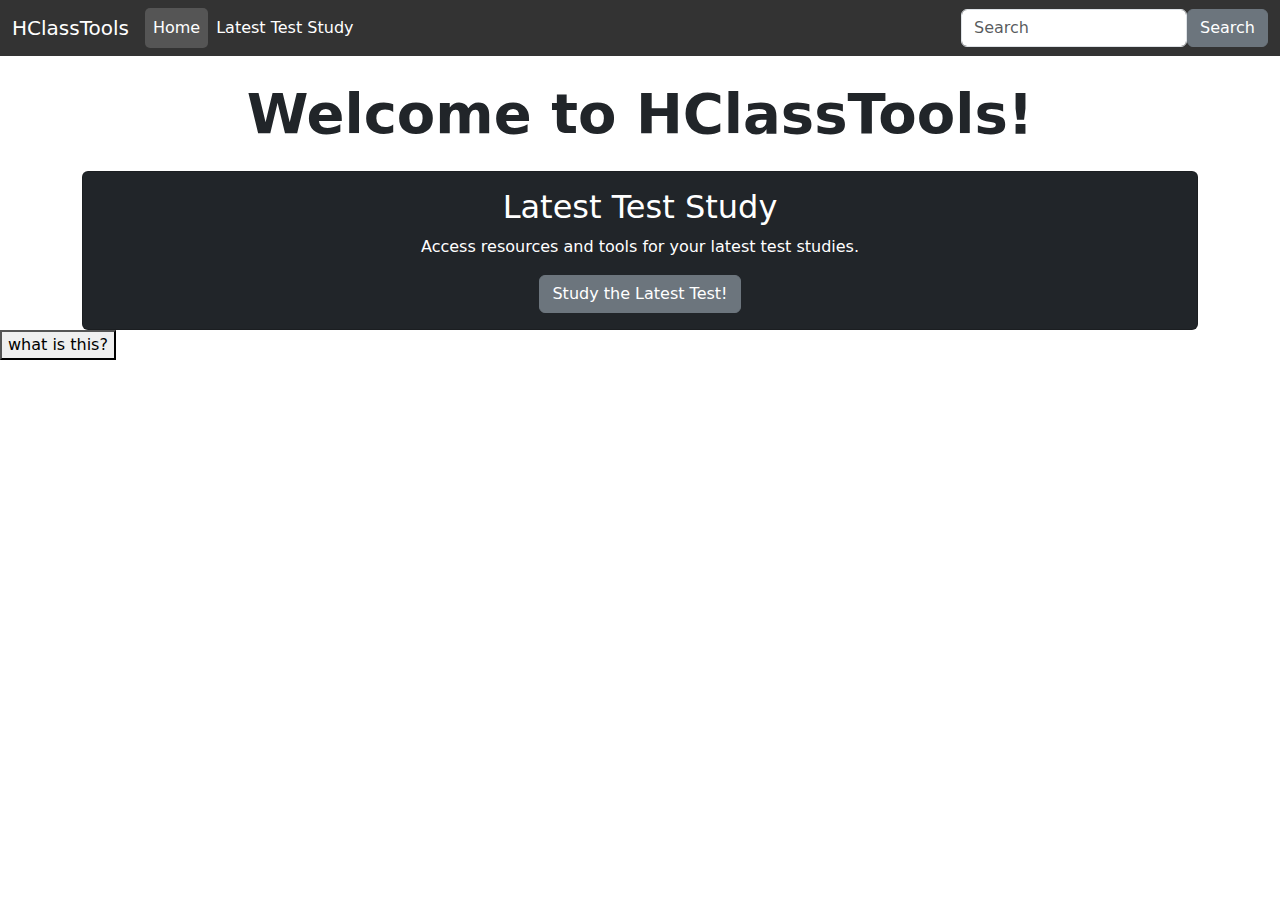
<file: index.html>
<!DOCTYPE html>
<html lang="en">
<head>
    <meta charset="UTF-8">
    <meta name="viewport" content="width=device-width, initial-scale=1.0">
    <link href="style.css" rel="stylesheet">
    <link href="https://cdn.jsdelivr.net/npm/bootstrap@5.3.0-alpha3/dist/css/bootstrap.min.css" rel="stylesheet">
    <title>HClassTools - Home</title>
</head>
<body>
    <nav class="navbar navbar-expand-lg">
        <div class="container-fluid">
            <a class="navbar-brand text-white" href="index.html">HClassTools</a>
            <div class="collapse navbar-collapse">
                <ul class="navbar-nav me-auto">
                    <li class="nav-item">
                        <a class="nav-link active" href="index.html">Home</a>
                    </li>
                    <li class="nav-item">
                        <a class="nav-link" href="test-study.html">Latest Test Study</a>
                    </li>
                </ul>
                <form class="d-flex" onsubmit="search(event)">
                    <input class="form-control search-input" type="text" placeholder="Search" id="searchBar">
                    <button class="btn btn-secondary" type="submit">Search</button>
                </form>
            </div>
        </div>
    </nav>
    <div class="container content">
        <h1 class="text-center display-4 fw-bold my-4">Welcome to HClassTools!</h1>
        <div class="row g-4">
            <div class="col-12">
                <div class="card bg-dark text-white">
                    <div class="card-body text-center">
                        <h2 class="card-title">Latest Test Study</h2>
                        <p class="card-text">Access resources and tools for your latest test studies.</p>
                        <a href="test-study.html" class="btn btn-secondary">Study the Latest Test!</a>
                    </div>
                </div>
            </div>
        </div>
    </div>
    <a href="games.html"><button>what is this?</button></a>
    <script>
        function search(event) {
            event.preventDefault();
            const query = document.getElementById('searchBar').value.toLowerCase();
            const items = document.querySelectorAll('.search-item');
            items.forEach((item) => {
                if (item.textContent.toLowerCase().includes(query)) {
                    item.style.display = '';
                } else {
                    item.style.display = 'none';
                }
            });
        }
    </script>
</body>
</html>
</file>
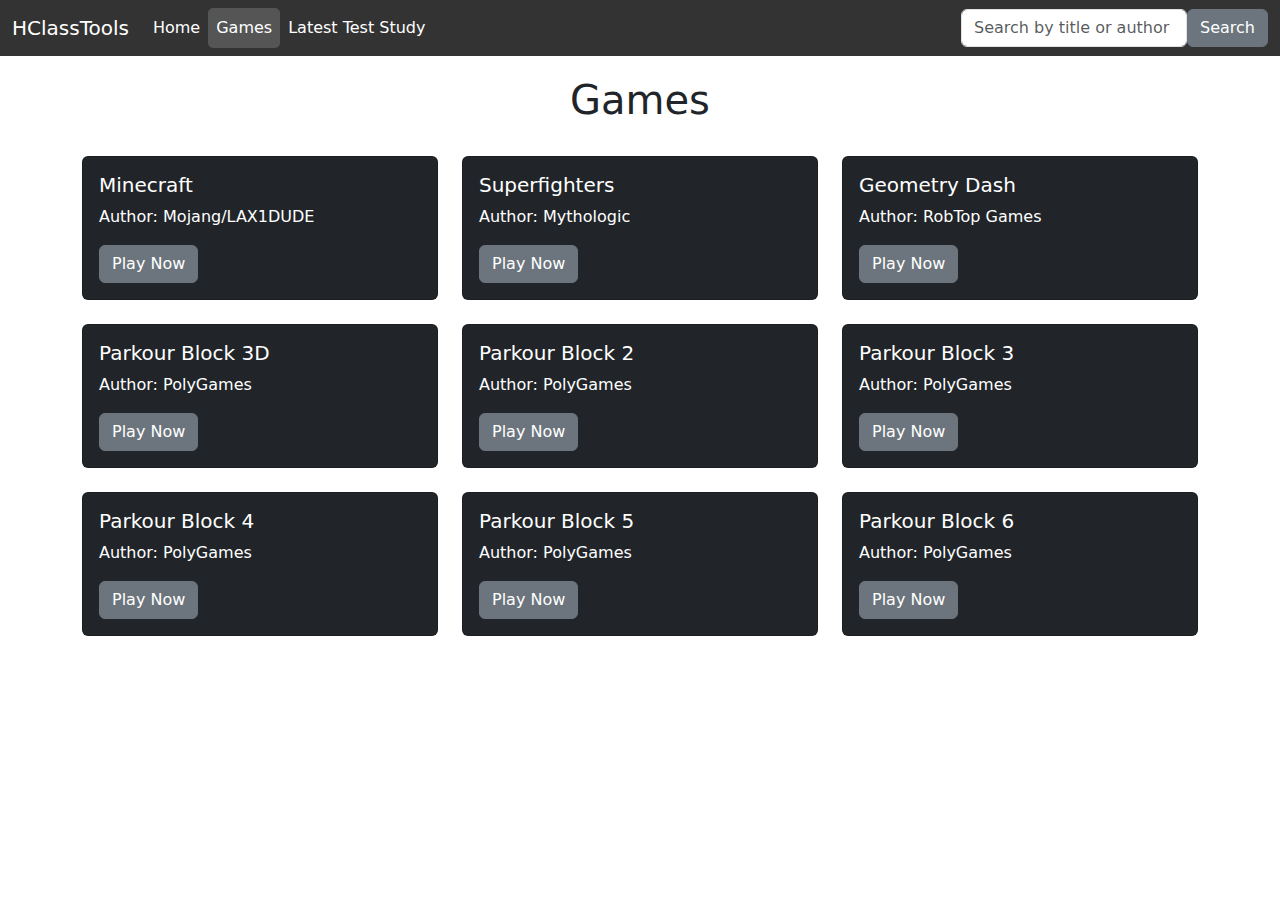
<file: games.html>
<!DOCTYPE html>
<html lang="en">
<head>
    <meta charset="UTF-8">
    <meta name="viewport" content="width=device-width, initial-scale=1.0">
    <link href="style.css" rel="stylesheet">
    <link href="https://cdn.jsdelivr.net/npm/bootstrap@5.3.0-alpha3/dist/css/bootstrap.min.css" rel="stylesheet">
    <title>HClassTools - Games</title>
</head>
<body>
    <nav class="navbar navbar-expand-lg">
        <div class="container-fluid">
            <a class="navbar-brand text-white" href="index.html">HClassTools</a>
            <div class="collapse navbar-collapse">
                <ul class="navbar-nav me-auto">
                    <li class="nav-item">
                        <a class="nav-link" href="index.html">Home</a>
                    </li>
                    <li class="nav-item">
                        <a class="nav-link active" href="games.html">Games</a>
                    </li>
                    <li class="nav-item">
                        <a class="nav-link" href="test-study.html">Latest Test Study</a>
                    </li>
                </ul>
                <form class="d-flex" onsubmit="search(event)">
                    <input class="form-control search-input" type="text" placeholder="Search by title or author" id="searchBar">
                    <button class="btn btn-secondary" type="submit">Search</button>
                </form>
            </div>
        </div>
    </nav>
    <div class="container content">
        <h1 class="text-center">Games</h1>
        <br>
        <div class="row row-cols-1 row-cols-sm-2 row-cols-md-3 g-4" id="gamesGrid">
            <div class="col search-item" data-title="minecraft" data-author="Mojang Studios">
                <div class="card bg-dark text-white">
                    <div class="card-body">
                        <h5 class="card-title">Minecraft</h5>
                        <p class="card-text">Author: Mojang/LAX1DUDE</p>
                        <a href="./games/minecraft.html" class="btn btn-secondary">Play Now</a>
                    </div>
                </div>
            </div>
            <div class="col search-item" data-title="doodle jump" data-author="Lima Sky">
                <div class="card bg-dark text-white">
                    <div class="card-body">
                        <h5 class="card-title">Superfighters</h5>
                        <p class="card-text">Author: Mythologic</p>
                        <a href="./games/superfighters.html" class="btn btn-secondary">Play Now</a>
                    </div>
                </div>
            </div>
            <div class="col search-item" data-title="geometry dash" data-author="RobTop Games">
                <div class="card bg-dark text-white">
                    <div class="card-body">
                        <h5 class="card-title">Geometry Dash</h5>
                        <p class="card-text">Author: RobTop Games</p>
                        <a href="./games/geometry-dash.html" class="btn btn-secondary">Play Now</a>
                    </div>
                </div>
            </div>
            <div class="col search-item" data-title="parkour block 3d" data-author="PolyGames">
                <div class="card bg-dark text-white">
                    <div class="card-body">
                        <h5 class="card-title">Parkour Block 3D</h5>
                        <p class="card-text">Author: PolyGames</p>
                        <a href="./games/parkour-block-3d.html" class="btn btn-secondary">Play Now</a>
                    </div>
                </div>
            </div>
            <div class="col search-item" data-title="parkour block 2" data-author="PolyGames">
                <div class="card bg-dark text-white">
                    <div class="card-body">
                        <h5 class="card-title">Parkour Block 2</h5>
                        <p class="card-text">Author: PolyGames</p>
                        <a href="./games/parkour-block-2.html" class="btn btn-secondary">Play Now</a>
                    </div>
                </div>
            </div>
            <div class="col search-item" data-title="parkour block 3" data-author="PolyGames">
                <div class="card bg-dark text-white">
                    <div class="card-body">
                        <h5 class="card-title">Parkour Block 3</h5>
                        <p class="card-text">Author: PolyGames</p>
                        <a href="./games/parkour-block-3.html" class="btn btn-secondary">Play Now</a>
                    </div>
                </div>
            </div>
            <div class="col search-item" data-title="parkour block 4" data-author="PolyGames">
                <div class="card bg-dark text-white">
                    <div class="card-body">
                        <h5 class="card-title">Parkour Block 4</h5>
                        <p class="card-text">Author: PolyGames</p>
                        <a href="./games/parkour-block-4.html" class="btn btn-secondary">Play Now</a>
                    </div>
                </div>
            </div>
            <div class="col search-item" data-title="parkour block 5" data-author="PolyGames">
                <div class="card bg-dark text-white">
                    <div class="card-body">
                        <h5 class="card-title">Parkour Block 5</h5>
                        <p class="card-text">Author: PolyGames</p>
                        <a href="./games/parkour-block-5.html" class="btn btn-secondary">Play Now</a>
                    </div>
                </div>
            </div>
            <div class="col search-item" data-title="parkour block 6" data-author="PolyGames">
                <div class="card bg-dark text-white">
                    <div class="card-body">
                        <h5 class="card-title">Parkour Block 6</h5>
                        <p class="card-text">Author: PolyGames</p>
                        <a href="./games/parkour-block-6.html" class="btn btn-secondary">Play Now</a>
                    </div>
                </div>
            </div>
        </div>
    </div>
    <script>
        function search(event) {
            event.preventDefault();
            const query = document.getElementById('searchBar').value.toLowerCase();
            const items = document.querySelectorAll('.search-item');
            items.forEach((item) => {
                const title = item.getAttribute('data-title').toLowerCase();
                const author = item.getAttribute('data-author').toLowerCase();
                if (title.includes(query) || author.includes(query)) {
                    item.style.display = '';
                } else {
                    item.style.display = 'none';
                }
            });
        }
    </script>
</body>
</html>
</file>
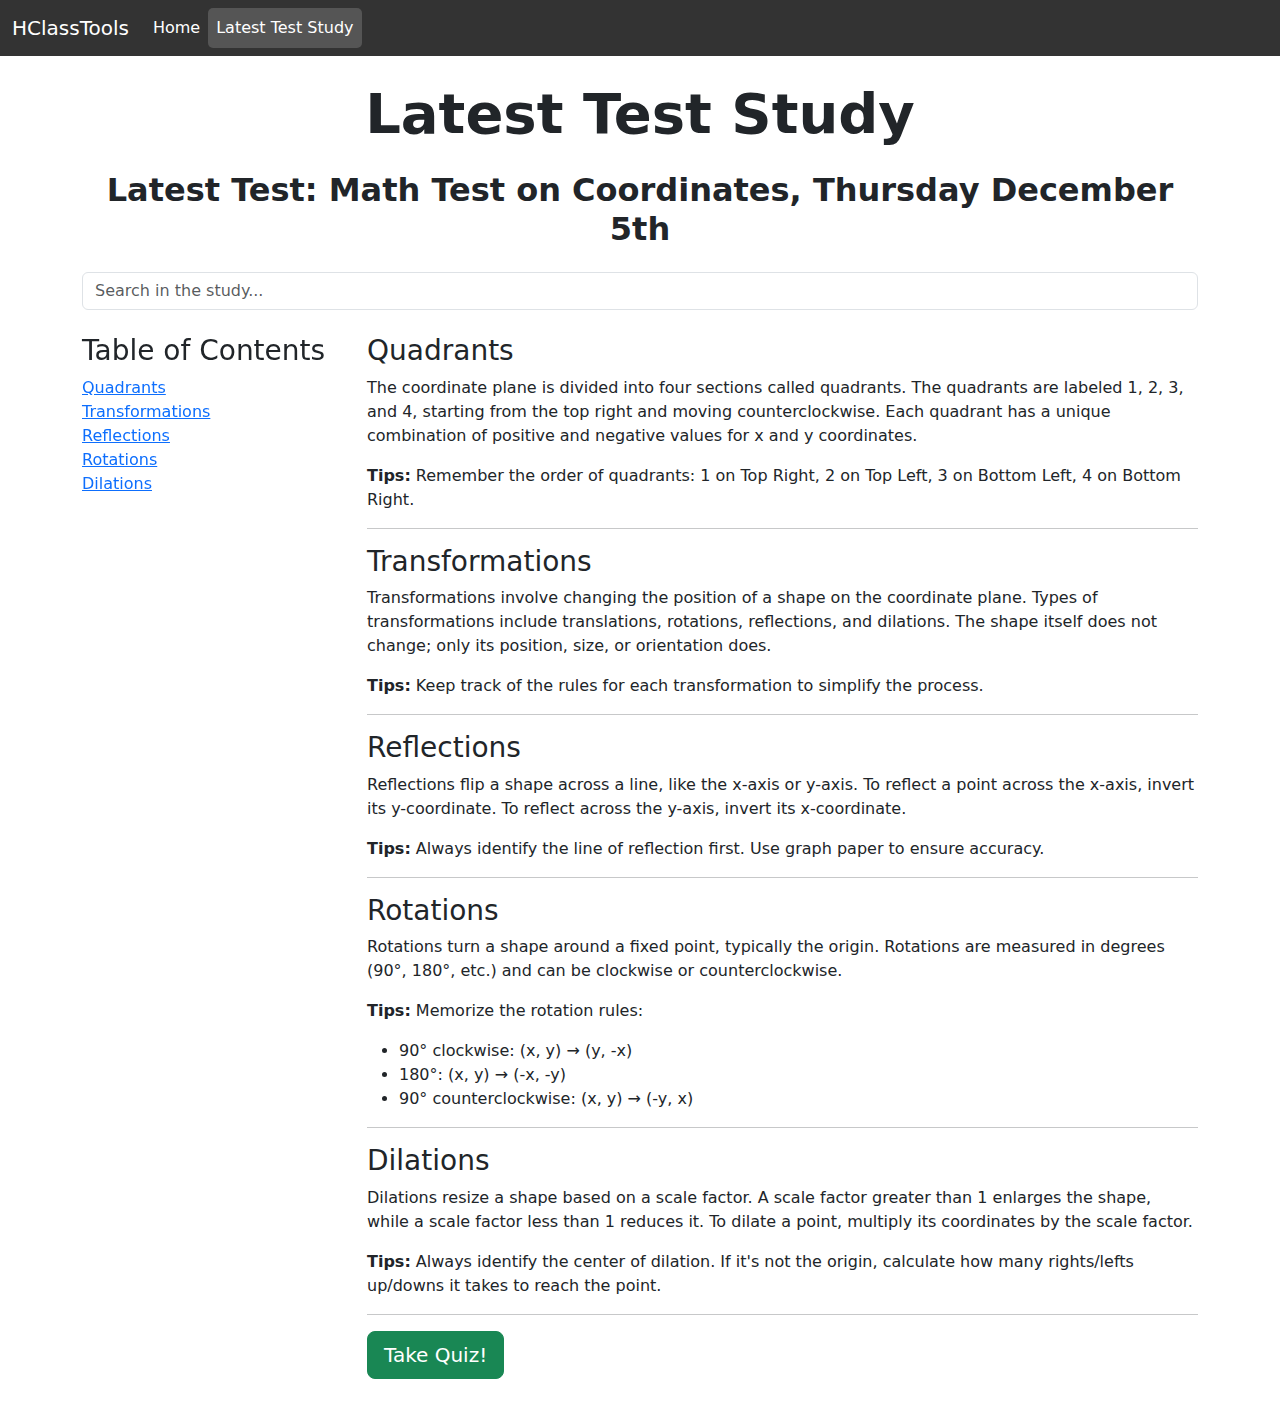
<file: test-study.html>
<!DOCTYPE html>
<html lang="en">
<head>
    <meta charset="UTF-8">
    <meta name="viewport" content="width=device-width, initial-scale=1.0">
    <link href="style.css" rel="stylesheet">
    <link href="https://cdn.jsdelivr.net/npm/bootstrap@5.3.0-alpha3/dist/css/bootstrap.min.css" rel="stylesheet">
    <title>HClassTools - Latest Test Study</title>
    <style>
        .sticky-toc {
            position: sticky;
            top: 10px;
        }
        .hidden { display: none; }
    </style>
</head>
<body>
    <nav class="navbar navbar-expand-lg">
        <div class="container-fluid">
            <a class="navbar-brand text-white" href="index.html">HClassTools</a>
            <div class="collapse navbar-collapse">
                <ul class="navbar-nav me-auto">
                    <li class="nav-item">
                        <a class="nav-link" href="index.html">Home</a>
                    </li>
                    <li class="nav-item">
                        <a class="nav-link active" href="test-study.html">Latest Test Study</a>
                    </li>
                </ul>
            </div>
        </div>
    </nav>
    <div class="container content my-4">
        <h1 class="text-center display-4 fw-bold mb-4">Latest Test Study</h1>
        <h2 class="text-center fw-bold mb-4">Latest Test: Math Test on Coordinates, Thursday December 5th</h2>
        <div class="mb-4">
            <input type="text" id="searchInput" class="form-control" placeholder="Search in the study..." oninput="searchContent()">
        </div>
        <div class="row">
            <div class="col-md-3">
                <div class="sticky-toc">
                    <h3>Table of Contents</h3>
                    <ul class="list-unstyled">
                        <li><a href="#quadrants">Quadrants</a></li>
                        <li><a href="#transformations">Transformations</a></li>
                        <li><a href="#reflections">Reflections</a></li>
                        <li><a href="#rotations">Rotations</a></li>
                        <li><a href="#dilations">Dilations</a></li>
                    </ul>
                </div>
            </div>
            <div class="col-md-9">
                <div id="quadrants">
                    <h3>Quadrants</h3>
                    <p>The coordinate plane is divided into four sections called quadrants. The quadrants are labeled 1, 2, 3, and 4, starting from the top right and moving counterclockwise. Each quadrant has a unique combination of positive and negative values for x and y coordinates.</p>
                    <p><b>Tips:</b> Remember the order of quadrants: 1 on Top Right, 2 on Top Left, 3 on Bottom Left, 4 on Bottom Right.</p>
                </div>
                <hr>
                <div id="transformations">
                    <h3>Transformations</h3>
                    <p>Transformations involve changing the position of a shape on the coordinate plane. Types of transformations include translations, rotations, reflections, and dilations. The shape itself does not change; only its position, size, or orientation does.</p>
                    <p><b>Tips:</b> Keep track of the rules for each transformation to simplify the process.</p>
                </div>
                <hr>
                <div id="reflections">
                    <h3>Reflections</h3>
                    <p>Reflections flip a shape across a line, like the x-axis or y-axis. To reflect a point across the x-axis, invert its y-coordinate. To reflect across the y-axis, invert its x-coordinate.</p>
                    <p><b>Tips:</b> Always identify the line of reflection first. Use graph paper to ensure accuracy.</p>
                </div>
                <hr>
                <div id="rotations">
                    <h3>Rotations</h3>
                    <p>Rotations turn a shape around a fixed point, typically the origin. Rotations are measured in degrees (90°, 180°, etc.) and can be clockwise or counterclockwise.</p>
                    <p><b>Tips:</b> Memorize the rotation rules:
                        <ul>
                            <li>90° clockwise: (x, y) → (y, -x)</li>
                            <li>180°: (x, y) → (-x, -y)</li>
                            <li>90° counterclockwise: (x, y) → (-y, x)</li>
                        </ul>
                    </p>
                </div>
                <hr>
                <div id="dilations">
                    <h3>Dilations</h3>
                    <p>Dilations resize a shape based on a scale factor. A scale factor greater than 1 enlarges the shape, while a scale factor less than 1 reduces it. To dilate a point, multiply its coordinates by the scale factor.</p>
                    <p><b>Tips:</b> Always identify the center of dilation. If it's not the origin, calculate how many rights/lefts up/downs it takes to reach the point.</p>
                </div>
                <hr>
                <button class="btn btn-success btn-lg" data-bs-toggle="modal" data-bs-target="#quizModal">Take Quiz!</button>
            </div>
        </div>
    </div>

    <!-- Quiz Modal -->
    <div class="modal fade" id="quizModal" tabindex="-1" aria-labelledby="quizModalLabel" aria-hidden="true">
        <div class="modal-dialog modal-lg">
            <div class="modal-content bg-dark text-white">
                <div class="modal-header">
                    <h5 class="modal-title" id="quizModalLabel">Quiz Time!</h5>
                    <button type="button" class="btn-close btn-close-white" data-bs-dismiss="modal" aria-label="Close"></button>
                </div>
                <div class="modal-body">
                    <form id="quizForm">
                        <!-- Question 1 -->
                        <p><b>1. Coordinate A is on (5, 3). If it moves 3 left and 5 down, what will be the new coordinate?</b></p>
                        <input type="radio" name="q1" value="(2, -2)"> (2, -2)<br>
                        <input type="radio" name="q1" value="(8, -2)"> (8, -2)<br>
                        <input type="radio" name="q1" value="(2, 8)"> (2, 8)<br>

                        <!-- Question 2 -->
                        <p><b>2. What coordinate changes if you reflect using the Y Axis?</b></p>
                        <input type="radio" name="q2" value="X"> X<br>
                        <input type="radio" name="q2" value="Y"> Y<br>

                        <!-- Question 3 -->
                        <p><b>3. If point A is in Quadrant I and moves 90° clockwise, which quadrant will it be in?</b></p>
                        <input type="radio" name="q3" value="Quadrant II"> Quadrant II<br>
                        <input type="radio" name="q3" value="Quadrant III"> Quadrant III<br>
                        <input type="radio" name="q3" value="Quadrant IV"> Quadrant IV<br>

                        <!-- Question 4 -->
                        <p><b>4. What is the origin?</b></p>
                        <input type="radio" name="q4" value="(0, 0)"> (0, 0)<br>
                        <input type="radio" name="q4" value="(1, 0)"> (1, 0)<br>
                        <input type="radio" name="q4" value="(0, 1)"> (0, 1)<br>

                        <!-- Question 5 -->
                        <p><b>5. What type of transformation is a flip across the x-axis?</b></p>
                        <input type="radio" name="q5" value="Reflection"> Reflection<br>
                        <input type="radio" name="q5" value="Rotation"> Rotation<br>
                        <input type="radio" name="q5" value="Translation"> Translation<br>

                        <!-- Question 6 -->
                        <p><b>6. If you rotate a point (2, 3) 180° clockwise around the origin, what will be the new coordinate?</b></p>
                        <input type="radio" name="q6" value="(-2, -3)"> (-2, -3)<br>
                        <input type="radio" name="q6" value="(2, 3)"> (2, 3)<br>
                        <input type="radio" name="q6" value="(-3, -2)"> (-3, -2)<br>

                        <!-- Question 7 -->
                        <p><b>7. Which transformation involves changing the size of a shape, but not its orientation?</b></p>
                        <input type="radio" name="q7" value="Reflection"> Reflection<br>
                        <input type="radio" name="q7" value="Rotation"> Rotation<br>
                        <input type="radio" name="q7" value="Dilation"> Dilation<br>

                        <!-- Question 8 -->
                        <p><b>8. What is the scale factor if a point (4, 5) is dilated by a factor of 2?</b></p>
                        <input type="radio" name="q8" value="(8, 10)"> (8, 10)<br>
                        <input type="radio" name="q8" value="(2, 2)"> (2, 2)<br>
                        <input type="radio" name="q8" value="(4, 5)"> (4, 5)<br>

                        <!-- Question 9 -->
                        <p><b>9. If a point is reflected over the y-axis, what will happen to its x-coordinate?</b></p>
                        <input type="radio" name="q9" value="It stays the same"> It stays the same<br>
                        <input type="radio" name="q9" value="It changes sign"> It changes sign<br>
                        <input type="radio" name="q9" value="It doubles"> It doubles<br>

                        <!-- Question 10 -->
                        <p><b>10. If you dilate a point (3, 4) by a factor of 1/2, what is the new coordinate?</b></p>
                        <input type="radio" name="q10" value="(1.5, 2)"> (1.5, 2)<br>
                        <input type="radio" name="q10" value="(6, 8)"> (6, 8)<br>
                        <input type="radio" name="q10" value="(3, 4)"> (3, 4)<br>

                        <!-- Question 11 -->
                        <p><b>11. What type of transformation is moving points/shapes?</b></p>
                        <input type="radio" name="q11" value="Reflection"> Reflection<br>
                        <input type="radio" name="q11" value="Rotation"> Rotation<br>
                        <input type="radio" name="q11" value="Translation"> Translation<br>

                        <!-- Question 12 -->
                        <p><b>12. What is the scale factor for this dilation: (3, 7) → (9, 21) from the origin?</b></p>
                        <input type="radio" name="q12" value="2"> 2<br>
                        <input type="radio" name="q12" value="3"> 3<br>
                        <input type="radio" name="q12" value="1"> 1<br>

                        <!-- Question 13 -->
                        <p><b>13. What is the result of rotating a point (3, 5) 90° counterclockwise around the origin?</b></p>
                        <input type="radio" name="q13" value="(-5, 3)"> (-5, 3)<br>
                        <input type="radio" name="q13" value="(5, -3)"> (5, -3)<br>
                        <input type="radio" name="q13" value="(-3, -5)"> (-3, -5)<br>

                        <!-- Question 14 -->
                        <p><b>14. A shape is reflected across the x-axis. What happens to its y-coordinates?</b></p>
                        <input type="radio" name="q14" value="They become negative"> They become negative<br>
                        <input type="radio" name="q14" value="They stay the same"> They stay the same<br>
                        <input type="radio" name="q14" value="They double"> They double<br>

                        <!-- Question 15 -->
                        <p><b>15. What type of transformation rotates a shape around a fixed point?</b></p>
                        <input type="radio" name="q15" value="Rotation"> Rotation<br>
                        <input type="radio" name="q15" value="Translation"> Translation<br>
                        <input type="radio" name="q15" value="Dilation"> Dilation<br>

                        <!-- Question 16 -->
                        <p><b>16. What is the reflection rule over the y-axis for a point (x, y)?</b></p>
                        <input type="radio" name="q16" value="(-x, y)"> (-x, y)<br>
                        <input type="radio" name="q16" value="(x, -y)"> (x, -y)<br>
                        <input type="radio" name="q16" value="(-x, -y)"> (-x, -y)<br>

                        <!-- Question 17 -->
                        <p><b>17. If a point (4, -2) is dilated by a scale factor of 1/2, what is the new point from the origin?</b></p>
                        <input type="radio" name="q17" value="(2, -1)"> (2, -1)<br>
                        <input type="radio" name="q17" value="(8, -4)"> (8, -4)<br>
                        <input type="radio" name="q17" value="(4, -2)"> (4, -2)<br>

                        <!-- Question 18 -->
                        <p><b>18. What is the rule for a 180° rotation of a point (x, y)?</b></p>
                        <input type="radio" name="q18" value="(-x, -y)"> (-x, -y)<br>
                        <input type="radio" name="q18" value="(x, y)"> (x, y)<br>
                        <input type="radio" name="q18" value="(-y, x)"> (-y, x)<br>

                        <!-- Question 19 -->
                        <p><b>19. What happens if you reflect a point over the x-axis?</b></p>
                        <input type="radio" name="q19" value="The x-coordinate stays the same"> The x-coordinate stays the same<br>
                        <input type="radio" name="q19" value="The y-coordinate changes sign"> The y-coordinate changes sign<br>
                        <input type="radio" name="q19" value="Both coordinates change sign"> Both coordinates change sign<br>

                        <!-- Question 20 -->
                        <p><b>20. What is the scale factor for a dilation from (0, 0) to (10, 5) from the origin?</b></p>
                        <input type="radio" name="q20" value="5"> 5<br>
                        <input type="radio" name="q20" value="2"> 2<br>
                        <input type="radio" name="q20" value="You can't dilate if a coordinate is 0"> You can't dilate if a coordinate is 0<br>
                    </form>
                </div>
                <div class="modal-footer">
                    <button type="button" class="btn btn-primary" onclick="submitQuiz()">Submit</button>
                </div>
            </div>
        </div>
    </div>

    <!-- Result Modal -->
    <div class="modal fade" id="resultModal" tabindex="-1" aria-labelledby="resultModalLabel" aria-hidden="true">
        <div class="modal-dialog modal-lg">
            <div class="modal-content">
                <div class="modal-header">
                    <h5 class="modal-title" id="resultModalLabel">Quiz Results</h5>
                    <button type="button" class="btn-close" data-bs-dismiss="modal" aria-label="Close"></button>
                </div>
                <div class="modal-body text-center">
                    <h3 id="resultMessage"></h3>
                    <p>You got <span id="correctCount"></span> correct out of <span id="totalCount"></span>.</p>
                </div>
            </div>
        </div>
    </div>

    <script>
        const answers = {
            q1: "(2, -2)",
            q2: "X",
            q3: "Quadrant IV",
            q4: "(0, 0)",
            q5: "Reflection",
            q6: "(-2, -3)",
            q7: "Dilation",
            q8: "(8, 10)",
            q9: "It changes sign",
            q10: "(1.5, 2)",
            q11: "Translation",
            q12: "3",
            q13: "(-5, 3)",
            q14: "They become negative",
            q15: "Rotation",
            q16: "(-x, y)",
            q17: "(2, -1)",
            q18: "(-x, -y)",
            q19: "The y-coordinate changes sign",
            q20: "You can't dilate if a coordinate is 0"
        };

        const explanations = {
            q1: "The point (5, 3) moves 3 left (subtracting 3 from x) and 5 down (subtracting 5 from y).",
            q2: "When reflecting over the Y-axis, the X-coordinate changes sign.",
            q3: "Rotating 90° clockwise moves the point from Quadrant I to Quadrant IV.",
            q4: "The origin is always the point (0, 0).",
            q5: "Reflection is flipping a shape across a line.",
            q6: "Rotating 180° moves the point to (-2, -3).",
            q7: "Dilations resize a shape while maintaining its orientation.",
            q8: "Dilation by a factor of 2 doubles the coordinates.",
            q9: "The x-coordinate stays the same while the y-coordinate changes sign.",
            q10: "Dilating (3, 4) by 1/2 gives the new point (1.5, 2).",
            q11: "When reflecting over the Y-axis, the X-coordinate changes sign.",
            q12: "To get the scale factor, divide the new distance by the original distance.",
            q13: "A 90° counterclockwise rotation of (3, 5) results in (-5, 3).",
            q14: "A reflection over the x-axis changes the sign of the y-coordinate.",
            q15: "A rotation turns a shape around a fixed point.",
            q16: "Reflecting over the y-axis changes the x-coordinate's sign.",
            q17: "Dilating (4, -2) by 1/2 gives (2, -1).",
            q18: "A 180° rotation changes both coordinates' signs.",
            q19: "Reflection over the x-axis changes the y-coordinate's sign.",
            q20: "You cannot dilate if the coordinate X or Y is 0."
        };
        function searchContent() {
            const query = document.getElementById('searchInput').value.toLowerCase();
            const sections = document.querySelectorAll('.container .row .col-md-9 div');
            
            sections.forEach(section => {
                const sectionText = section.textContent.toLowerCase();
                if (sectionText.includes(query)) {
                    section.classList.remove('hidden');
                } else {
                    section.classList.add('hidden');
                }
            });
        }

        function submitQuiz() {
            const form = document.getElementById("quizForm");
            const total = Object.keys(answers).length;
            let correct = 0;
            let incorrectQuestions = [];

            Object.entries(answers).forEach(([key, value]) => {
                const selected = form.querySelector(`input[name="${key}"]:checked`);
                if (selected) {
                    if (selected.value === value) {
                        correct++;
                    } else {
                        incorrectQuestions.push({ question: key, correct: value, explanation: explanations[key] });
                    }
                }
            });

            // Show explanations for incorrect answers
            if (incorrectQuestions.length > 0) {
                let explanationMessage = "You got these questions wrong:<br>";
                incorrectQuestions.forEach((item) => {
                    explanationMessage += `<b>${item.question}:</b> Correct answer: ${item.correct}. ${item.explanation}<br>`;
                });
                alert(explanationMessage);
            }

            const percentage = (correct / total) * 100;
            const resultModal = new bootstrap.Modal(document.getElementById("resultModal"));
            const resultMessage = document.getElementById("resultMessage");

            if (percentage >= 80) {
                resultMessage.innerText = "You are such an alpha and the prettiest pink princess!";
                resultMessage.style.color = "green";
            } else if (percentage >= 60) {
                resultMessage.innerText = "You are getting there beta!";
                resultMessage.style.color = "orange";
            } else {
                resultMessage.innerText = "Reach your way up to alpha!";
                resultMessage.style.color = "red";
            }

            document.getElementById("correctCount").innerText = correct;
            document.getElementById("totalCount").innerText = total;

            resultModal.show();
        }
    </script>
    <script src="https://cdn.jsdelivr.net/npm/bootstrap@5.3.0-alpha3/dist/js/bootstrap.bundle.min.js"></script>
</body>
</html>
</file>
<file: style.css>
body {
    background-color: #2e2e2e;
    color: white;
}
.navbar {
    background-color: #333333;
}
.nav-link {
    color: white !important;
}
.nav-link.active {
    background-color: #555555;
    border-radius: 5px;
}
.search-input {
    background-color: #555555;
    border: none;
    color: white;
}
.search-input::placeholder {
    color: #bbbbbb;
}
.content {
    margin-top: 20px;
}
.hidden {
    display: none;
}
</file>
